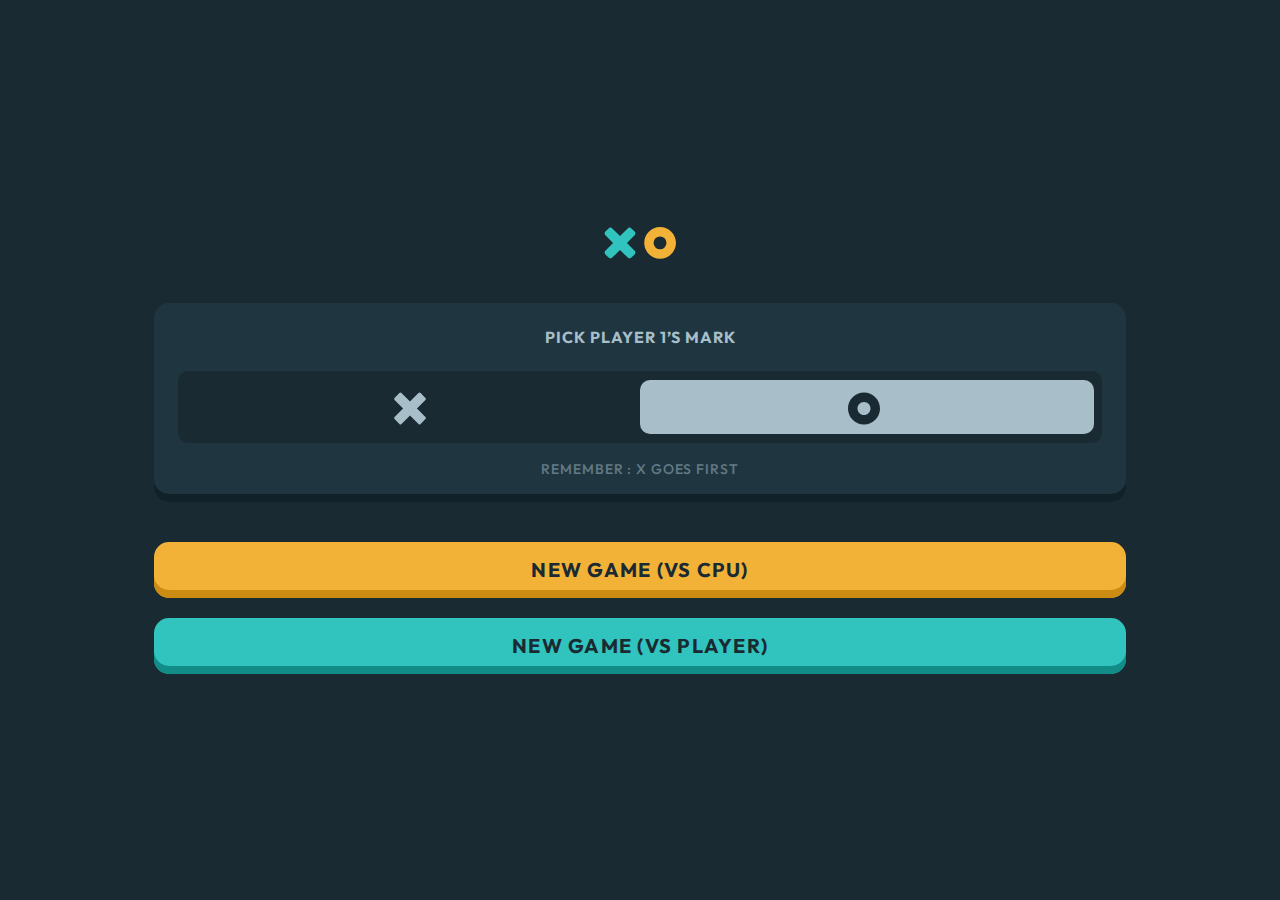
<file: tic-tac-toe/index.html>
<!DOCTYPE html>
<html lang="en">
  <head>
    <meta charset="UTF-8" />
    <meta http-equiv="X-UA-Compatible" content="IE=edge" />
    <meta name="viewport" content="width=device-width, initial-scale=1.0" />
    <title>tic-tac-toe</title>
    <link rel="icon" type="icon/image" href="/assets/favicon-32x32.png" />
    <link rel="stylesheet" href="./style.css" />
  </head>
  <body>
    <div class="newgame-maue-cotainer">
      <div class="logo-box">
        <svg width="72" height="32" xmlns="http://www.w3.org/2000/svg">
          <g fill="none" fill-rule="evenodd">
            <path
              d="M8.562 1.634 16 9.073l7.438-7.439a3 3 0 0 1 4.243 0l2.685 2.685a3 3 0 0 1 0 4.243L22.927 16l7.439 7.438a3 3 0 0 1 0 4.243l-2.685 2.685a3 3 0 0 1-4.243 0L16 22.927l-7.438 7.439a3 3 0 0 1-4.243 0L1.634 27.68a3 3 0 0 1 0-4.243L9.073 16 1.634 8.562a3 3 0 0 1 0-4.243L4.32 1.634a3 3 0 0 1 4.243 0Z"
              fill="#31C3BD"
            />
            <path
              d="M56.1 0c8.765 0 15.87 7.106 15.87 15.87 0 8.766-7.105 15.871-15.87 15.871-8.765 0-15.87-7.105-15.87-15.87C40.23 7.106 47.334 0 56.1 0Zm0 9.405a6.466 6.466 0 1 0 0 12.931 6.466 6.466 0 0 0 0-12.931Z"
              fill="#F2B137"
              fill-rule="nonzero"
            />
          </g>
        </svg>
      </div>
      <div class="pick-player">
        <h2 class="pick-player__header">PICK PLAYER 1’S MARK</h2>
        <div class="pick-player__btns">
          <button type="button" class="player1-btn">
            <svg
              width="131"
              height="54"
              viewBox="-15 -25 108 108"
              xmlns="http://www.w3.org/2000/svg"
            >
              <path
                class="x-icon"
                d="M15.002 1.147 32 18.145 48.998 1.147a3 3 0 0 1 4.243 0l9.612 9.612a3 3 0 0 1 0 4.243L45.855 32l16.998 16.998a3 3 0 0 1 0 4.243l-9.612 9.612a3 3 0 0 1-4.243 0L32 45.855 15.002 62.853a3 3 0 0 1-4.243 0L1.147 53.24a3 3 0 0 1 0-4.243L18.145 32 1.147 15.002a3 3 0 0 1 0-4.243l9.612-9.612a3 3 0 0 1 4.243 0Z"
                fill="#31C3BD"
                fill-rule="evenodd"
              />
            </svg>
          </button>
          <button type="button" class="player2-btn">
            <svg
              width="131"
              height="54"
              viewBox="-15 -25 108 108"
              xmlns="http://www.w3.org/2000/svg"
            >
              <path
                class="o-icon"
                d="M32 0c17.673 0 32 14.327 32 32 0 17.673-14.327 32-32 32C14.327 64 0 49.673 0 32 0 14.327 14.327 0 32 0Zm0 18.963c-7.2 0-13.037 5.837-13.037 13.037 0 7.2 5.837 13.037 13.037 13.037 7.2 0 13.037-5.837 13.037-13.037 0-7.2-5.837-13.037-13.037-13.037Z"
                fill="#F2B137"
              />
            </svg>
          </button>
        </div>
        <p class="pick-player__label">REMEMBER : X GOES FIRST</p>
      </div>
      <div class="new-game-btns">
        <button class="vs-cpu-btn" type="button">NEW GAME (VS CPU)</button>
        <button class="vs-player-btn" type="button">
          NEW GAME (VS PLAYER)
        </button>
      </div>
    </div>

    <!--NEW GAME (VS CPU)-->

    <section class="new-cpu-game-section">
      <header class="header">
        <div class="header__logo">
          <svg width="72" height="32" xmlns="http://www.w3.org/2000/svg">
            <g fill="none" fill-rule="evenodd">
              <path
                d="M8.562 1.634 16 9.073l7.438-7.439a3 3 0 0 1 4.243 0l2.685 2.685a3 3 0 0 1 0 4.243L22.927 16l7.439 7.438a3 3 0 0 1 0 4.243l-2.685 2.685a3 3 0 0 1-4.243 0L16 22.927l-7.438 7.439a3 3 0 0 1-4.243 0L1.634 27.68a3 3 0 0 1 0-4.243L9.073 16 1.634 8.562a3 3 0 0 1 0-4.243L4.32 1.634a3 3 0 0 1 4.243 0Z"
                fill="#31C3BD"
              />
              <path
                d="M56.1 0c8.765 0 15.87 7.106 15.87 15.87 0 8.766-7.105 15.871-15.87 15.871-8.765 0-15.87-7.105-15.87-15.87C40.23 7.106 47.334 0 56.1 0Zm0 9.405a6.466 6.466 0 1 0 0 12.931 6.466 6.466 0 0 0 0-12.931Z"
                fill="#F2B137"
                fill-rule="nonzero"
              />
            </g>
          </svg>
        </div>
        <div class="turn-container">
          <div class="turn-x">
            <svg
              width="16"
              height="16"
              viewBox="-10 -10 80 80"
              xmlns="http://www.w3.org/2000/svg"
            >
              <path
                class="turn-color"
                d="M15.002 1.147 32 18.145 48.998 1.147a3 3 0 0 1 4.243 0l9.612 9.612a3 3 0 0 1 0 4.243L45.855 32l16.998 16.998a3 3 0 0 1 0 4.243l-9.612 9.612a3 3 0 0 1-4.243 0L32 45.855 15.002 62.853a3 3 0 0 1-4.243 0L1.147 53.24a3 3 0 0 1 0-4.243L18.145 32 1.147 15.002a3 3 0 0 1 0-4.243l9.612-9.612a3 3 0 0 1 4.243 0Z"
                fill="#31C3BD"
                fill-rule="evenodd"
              />
            </svg>
          </div>
          <div class="turn-o">
            <svg
              width="16"
              height="16"
              viewBox="-10 -10 80 80"
              xmlns="http://www.w3.org/2000/svg"
            >
              <path
                class="turn-color"
                d="M32 0c17.673 0 32 14.327 32 32 0 17.673-14.327 32-32 32C14.327 64 0 49.673 0 32 0 14.327 14.327 0 32 0Zm0 18.963c-7.2 0-13.037 5.837-13.037 13.037 0 7.2 5.837 13.037 13.037 13.037 7.2 0 13.037-5.837 13.037-13.037 0-7.2-5.837-13.037-13.037-13.037Z"
                fill="#F2B137"
              />
            </svg>
          </div>
          <p class="turn">TURN</p>
        </div>
        <button class="restart-btn" type="button"></button>
      </header>
      <div class="board">
        <div class="cell" data-value="0">0</div>
        <div class="cell" data-value="1">1</div>
        <div class="cell" data-value="2">2</div>
        <div class="cell" data-value="3">3</div>
        <div class="cell" data-value="4">4</div>
        <div class="cell" data-value="5">5</div>
        <div class="cell" data-value="6">6</div>
        <div class="cell" data-value="7">7</div>
        <div class="cell" data-value="8">8</div>

        <div class="score-box your-score-box">
          <h3 class="your-score-header">X (YOU)</h3>
          <p class="your-score">0</p>
        </div>
        <div class="score-box ties-box">
          <h3 class="ties-header">TIES</h3>
          <p class="ties">0</p>
        </div>
        <div class="score-box cpu-score-box">
          <h3 class="cpu-score-header">O (CPU)</h3>
          <p class="cpu-score">0</p>
        </div>

        <div class="score-box-2players p2-score-box">
          <h3 class="your-score-header">X (P2)</h3>
          <p class="p2-score">0</p>
        </div>
        <div class="score-box-2players two-players-ties-box">
          <h3 class="ties-header">TIES</h3>
          <p class="two-players-ties">0</p>
        </div>
        <div class="score-box-2players p1-score-box">
          <h3 class="cpu-score-header">O (P1)</h3>
          <p class="p1-score">0</p>
        </div>
      </div>
    </section>
    <section class="x-takes-round-container">
      <div class="x-takes-round-box">
        <h3 class="win-lose-header">PLAYER 2 WINS!</h3>
        <h1 class="take-round">X TAKES THE ROUND</h1>
        <div class="takes-round-buttons">
          <button class="quit-btn" type="button">quit</button>
          <button class="next-round-btn" type="button">next round</button>
        </div>
        <div class="restart-game-btns">
          <button class="cancel-btn" type="button">NO, CANCEL</button>
          <button class="yes-restart-btn" type="button">YES, RESTART</button>
        </div>
      </div>
    </section>

    <script src="./js/script.js"></script>
  </body>
</html>
</file>
<file: tic-tac-toe/style.css>
@import url("https://fonts.googleapis.com/css2?family=Outfit:wght@500;700&display=swap");

* {
  margin: 0;
  padding: 0;
  box-sizing: border-box;
}

:root {
  --lightblue: #31c3bd;
  --bluehover: #65e9e4;
  --lightyellow: #f2b137;
  --yellowhover: #ffc860;
  --darknavy: #1a2a33;
  --darknavysemi: #1f3641;
  --Silver: #a8bfc9;
  --silverhover: #dbe8ed;
}

body {
  width: 100vw;
  height: 100vh;
  display: flex;

  justify-content: center;
  font-family: "Outfit", sans-serif;
  font-weight: 700;
  color: var(--darknavy);
  /*padding: 0 24px;*/
  background-color: var(--darknavy);
  position: relative;
}

.newgame-maue-cotainer {
  display: flex;
  flex-direction: column;
  justify-content: center;
  /*align-items: center;*/
  gap: 32px;
  width: 100%;
}

.logo-box {
  text-align: center;
}

/* pick player cotier*/

.pick-player {
  padding: 24px 24px;
  background: #1f3641;
  box-shadow: inset 0px -8px 0px #10212a;
  border-radius: 15px;
}

.pick-player__header {
  font-weight: 700;
  font-size: 16px;
  line-height: 20px;
  text-align: center;
  letter-spacing: 1px;
  color: #a8bfc9;
}

.pick-player__btns {
  padding: 9px 8px;
  display: flex;
  background: #1a2a33;
  border-radius: 10px;
  margin: 24px 0 17px;
}

.player1-btn,
.player2-btn {
  width: 50%;
  height: 54px;
  border: none;
  border-radius: 10px;
}

.player1-btn {
  background-color: var(--darknavy);
}

.player1-btn:hover,
.player1-btn:active {
  background-color: var(--darknavysemi);
}

.player2-btn:hover,
.player2-btn:active {
  background-color: var(--silverhover);
}
.x-icon {
  fill: var(--Silver);
}

.player2-btn {
  background: #a8bfc9;
}

.o-icon {
  fill: var(--darknavy);
}

.pick-player__label {
  font-weight: 500;
  font-size: 14px;
  line-height: 18px;
  text-align: center;
  letter-spacing: 0.875px;
  color: #a8bfc9;
  mix-blend-mode: normal;
  opacity: 0.5;
}

.new-game-btns {
  display: flex;
  flex-direction: column;
  gap: 16px;
}

.vs-cpu-btn,
.vs-player-btn {
  height: 56px;
  font-family: "Outfit", sans-serif;
  font-weight: 700;
  font-size: 16px;
  line-height: 20px;
  text-align: center;
  letter-spacing: 1px;
  border: none;
  border-radius: 15px;
  color: #1a2a33;
}

.vs-cpu-btn {
  background: #f2b137;
  box-shadow: inset 0px -8px 0px #cc8b13;
}

.vs-cpu-btn:hover,
.vs-cpu-btn:active {
  background-color: var(--yellowhover);
}

.vs-player-btn {
  background: #31c3bd;
  box-shadow: inset 0px -8px 0px #118c87;
}

.vs-player-btn:hover,
.vs-player-btn:active {
  background-color: var(--bluehover);
}

/* plyer*/

/* display none */
.new-cpu-game-section {
  display: none;
  flex-direction: column;

  align-items: center;
  padding-top: 24px;
}

.header {
  display: flex;
  align-items: center;
}

.turn-container {
  display: flex;
  align-items: center;
  gap: 9px;
  background: var(--darknavysemi);
  box-shadow: inset 0px -4px 0px #10212a;
  border-radius: 5px;
  padding: 9px 15px 13px 15px;
  margin: 0 73px 0 43px;
}
/*display none*/
.turn-x {
  /*display: none;*/
  width: 16px;
  height: 16px;
}

.turn-o {
  display: none;
  width: 16px;
  height: 16px;
}

.turn-color {
  fill: var(--Silver);
}

.turn {
  font-weight: 700;

  font-size: 14px;
  line-height: 18px;
  text-align: center;
  letter-spacing: 0.875px;
  color: #a8bfc9;
}

.restart-btn {
  width: 40px;
  height: 40px;
  border: none;
  background-color: var(--Silver);
  background-image: url("./assets/icon-restart.svg");
  background-repeat: no-repeat;
  background-position: 50%;
  background-size: 20px 20px;
  box-shadow: inset 0px -4px 0px #6b8997;
  border-radius: 5px;
}

.board {
  display: grid;
  grid-template-columns: repeat(3, 1fr);
  row-gap: 20px;
  column-gap: 19.5px;
  margin-top: 64px;
}

.cell {
  width: 96px;
  height: 96px;

  background-color: var(--darknavysemi);
  box-shadow: inset 0px -8px 0px #10212a;
  border-radius: 10px;
}

/* display none */
.score-box {
  width: 96px;
  height: 64px;
  display: flex;
  flex-direction: column;
  justify-content: center;
  align-items: center;
}

.your-score-box {
  background: var(--lightblue);
  border-radius: 10px;
}

.ties-box {
  background: var(--Silver);
  border-radius: 10px;
}

.cpu-score-box {
  background: var(--lightyellow);
  border-radius: 10px;
}

.your-score-header,
.ties-header,
.cpu-score-header {
  font-weight: 500;
  font-size: 14px;
  line-height: 18px;
  letter-spacing: 0.875px;
}

.your-score,
.ties,
.cpu-score {
  font-weight: 700;
  font-size: 24px;
  line-height: 30px;
  letter-spacing: 1.25px;
}

/* display none */
.score-box-2players {
  width: 96px;
  height: 64px;
  display: flex;
  flex-direction: column;
  justify-content: center;
  align-items: center;
  display: none;
}

.p2-score-box {
  background: var(--lightblue);
  border-radius: 10px;
}

.two-players-ties-box {
  background: var(--Silver);
  border-radius: 10px;
}

.p1-score-box {
  background: var(--lightyellow);
  border-radius: 10px;
}

.p2-score,
.two-players-ties,
.p1-score {
  font-weight: 700;
  font-size: 24px;
  line-height: 30px;
  letter-spacing: 1.5px;
}

/* for hover cell*/

.cell-x {
  background-image: url("./assets/icon-x.svg");
  background-repeat: no-repeat;
  background-position: 50%;
  background-size: 40px;
}

.cell-x:hover {
  background-image: url("./assets/icon-x-outline.svg");
  background-repeat: no-repeat;
  background-position: 50%;
  background-size: 40px;
}

.cell-o {
  background-image: url("./assets/icon-o.svg");
  background-repeat: no-repeat;
  background-position: 50%;
  background-size: 40px;
}

.cell-o:hover {
  background-image: url("./assets/icon-o-outline.svg");
  background-repeat: no-repeat;
  background-position: 50%;
  background-size: 40px;
}

/* x-takes-round-container */
.x-takes-round-container {
  position: absolute;
  top: 0;
  left: 0;
  display: flex;
  align-items: center;
  width: 100vw;
  height: 100vh;
  background-color: rgba(0, 0, 0, 0.5);
  mix-blend-mode: normal;

  display: none;
}

.x-takes-round-box {
  display: flex;
  flex-direction: column;
  align-items: center;
  width: 100%;
  height: 228px;
  background-color: var(--darknavysemi);
  padding: 40px 0 48px;
}

.win-lose-header {
  font-family: "Outfit";
  font-weight: 700;
  font-size: 14px;
  line-height: 18px;
  text-align: center;
  letter-spacing: 0.875px;

  color: var(--Silver);
}

.take-round {
  font-family: "Outfit";
  font-weight: 700;
  font-size: 24px;
  line-height: 30px;
  letter-spacing: 1.5px;
  color: var(--lightblue);
  margin: 16px 0 24px;
}

.quit-btn,
.cancel-btn {
  width: 76px;
  height: 52px;
  font-family: "Outfit";
  font-style: normal;
  font-weight: 700;
  font-size: 16px;
  line-height: 20px;
  text-align: center;
  letter-spacing: 1px;
  color: #1a2a33;
  border: none;
  background: #a8bfc9;
  box-shadow: inset 0px -4px 0px #6b8997;
  border-radius: 10px;
  text-transform: uppercase;
}

.cancel-btn {
  width: 139px;
}
.next-round-btn,
.yes-restart-btn {
  width: 146px;
  height: 52px;
  font-family: "Outfit";
  font-style: normal;
  font-weight: 700;
  font-size: 16px;
  line-height: 20px;
  text-align: center;
  letter-spacing: 1px;
  color: #1a2a33;
  border: none;
  background: #f2b137;
  box-shadow: inset 0px -4px 0px #cc8b13;
  border-radius: 10px;
  text-transform: uppercase;
}
.yes-restart-btn {
  height: 52px;
}
.restart-game-btns {
  display: none;
}

/*.yes-restart {
  background: #f2b137;
  box-shadow: inset 0px -4px 0px #cc8b13;
}*/

/* 768px */
@media (min-width: 768px) {
  body {
    padding: 0 154px;
  }
  .newgame-maue-cotainer {
    gap: 40px;
  }
  .new-game-btns {
    gap: 20px;
  }
  .vs-cpu-btn,
  .vs-player-btn {
    font-size: 20px;
    line-height: 25px;
    letter-spacing: 1.25px;
  }

  /* ***new-cpu-game-section */

  .new-cpu-game-section {
    /*display: flex;*/
    flex-direction: column;
    justify-content: center;
    align-items: center;
    padding: 0;
  }

  .header {
    width: 100%;
    display: grid;
    align-items: center;
    grid-template-columns: 1fr 1fr 1fr;
    gap: 20px;
  }

  .turn-container {
    padding: 13px 30px 19px 30px;
    margin: 0;
    gap: 13px;
  }

  .restart-btn {
    width: 52px;
    height: 52px;
    justify-self: flex-end;
  }

  /* *board */

  .cell {
    width: 140px;
    height: 140px;
  }

  .score-box {
    width: 140px;
    height: 72px;
  }

  .score-box-2players {
    width: 140px;
    height: 72px;
  }
}

/* 1440px */

@media (min-width: 1440px) {
  body {
    padding: 214px 490px;
  }
}
</file>
